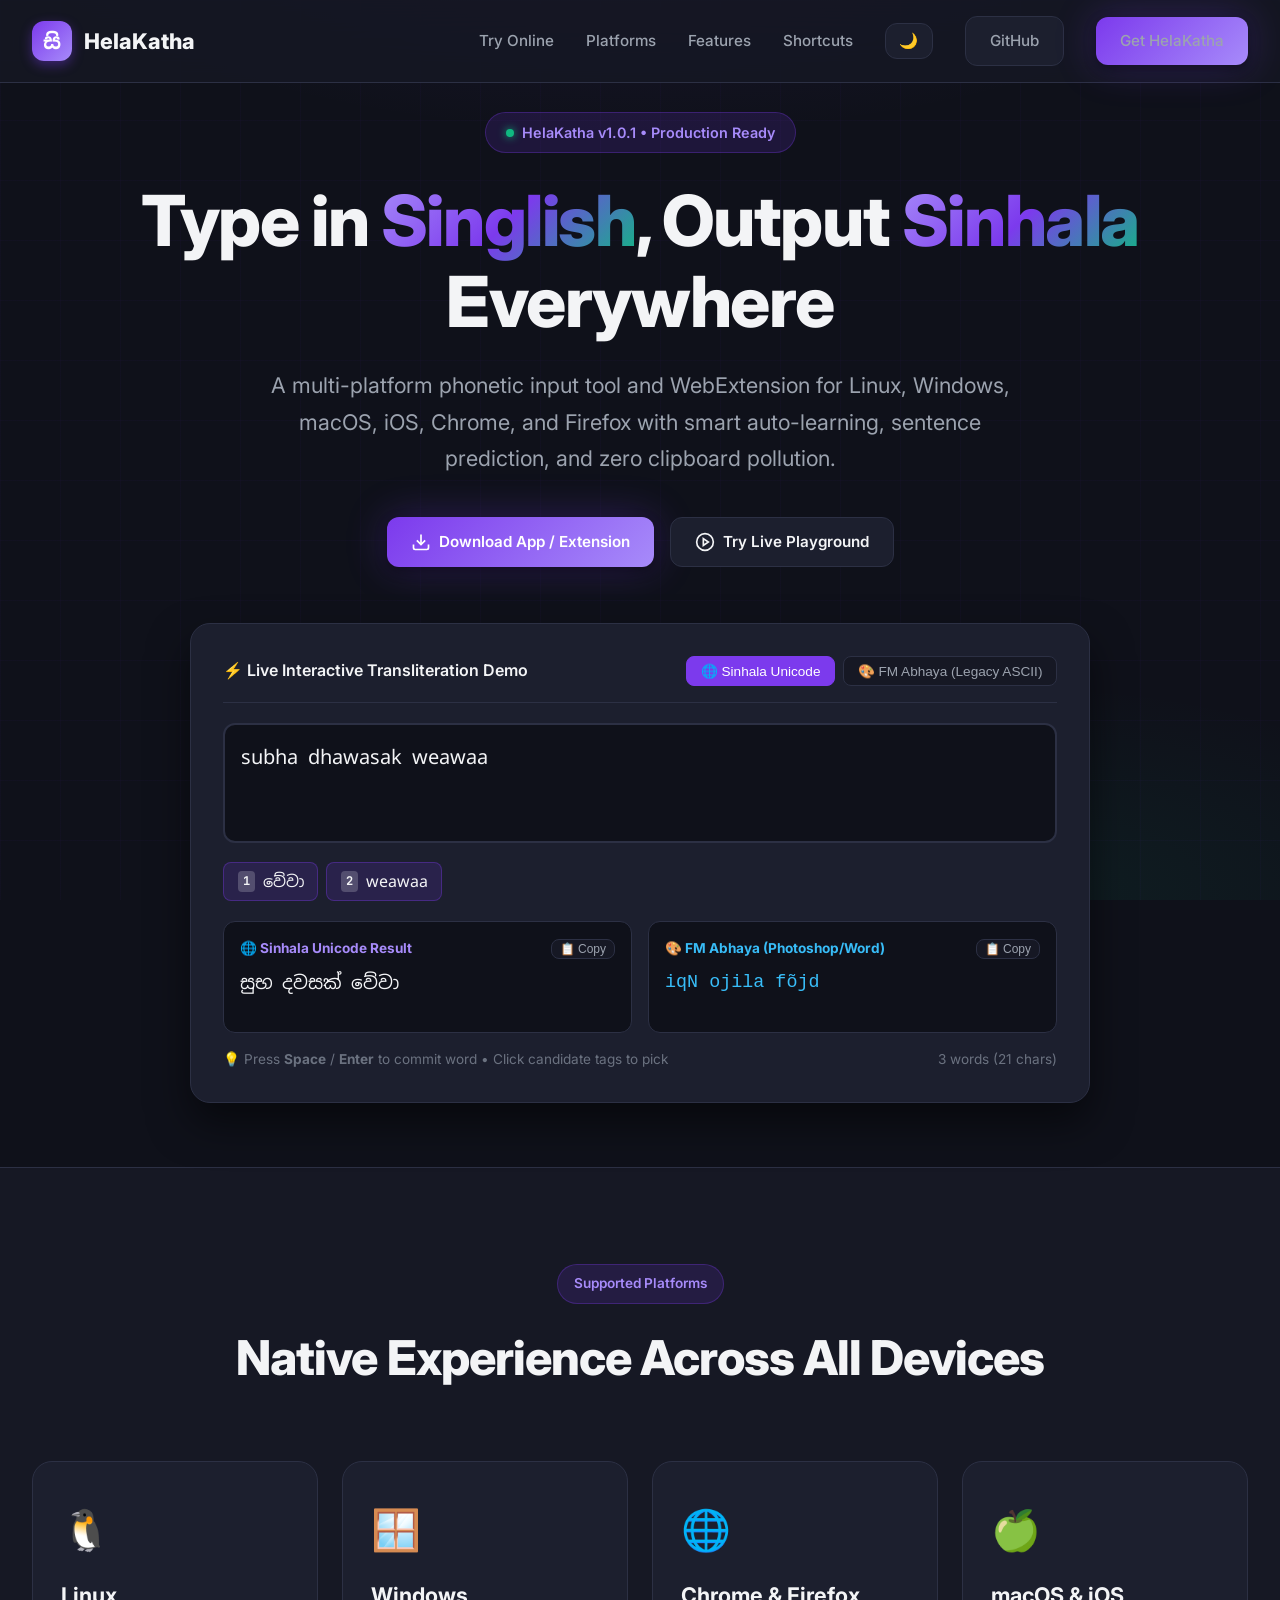
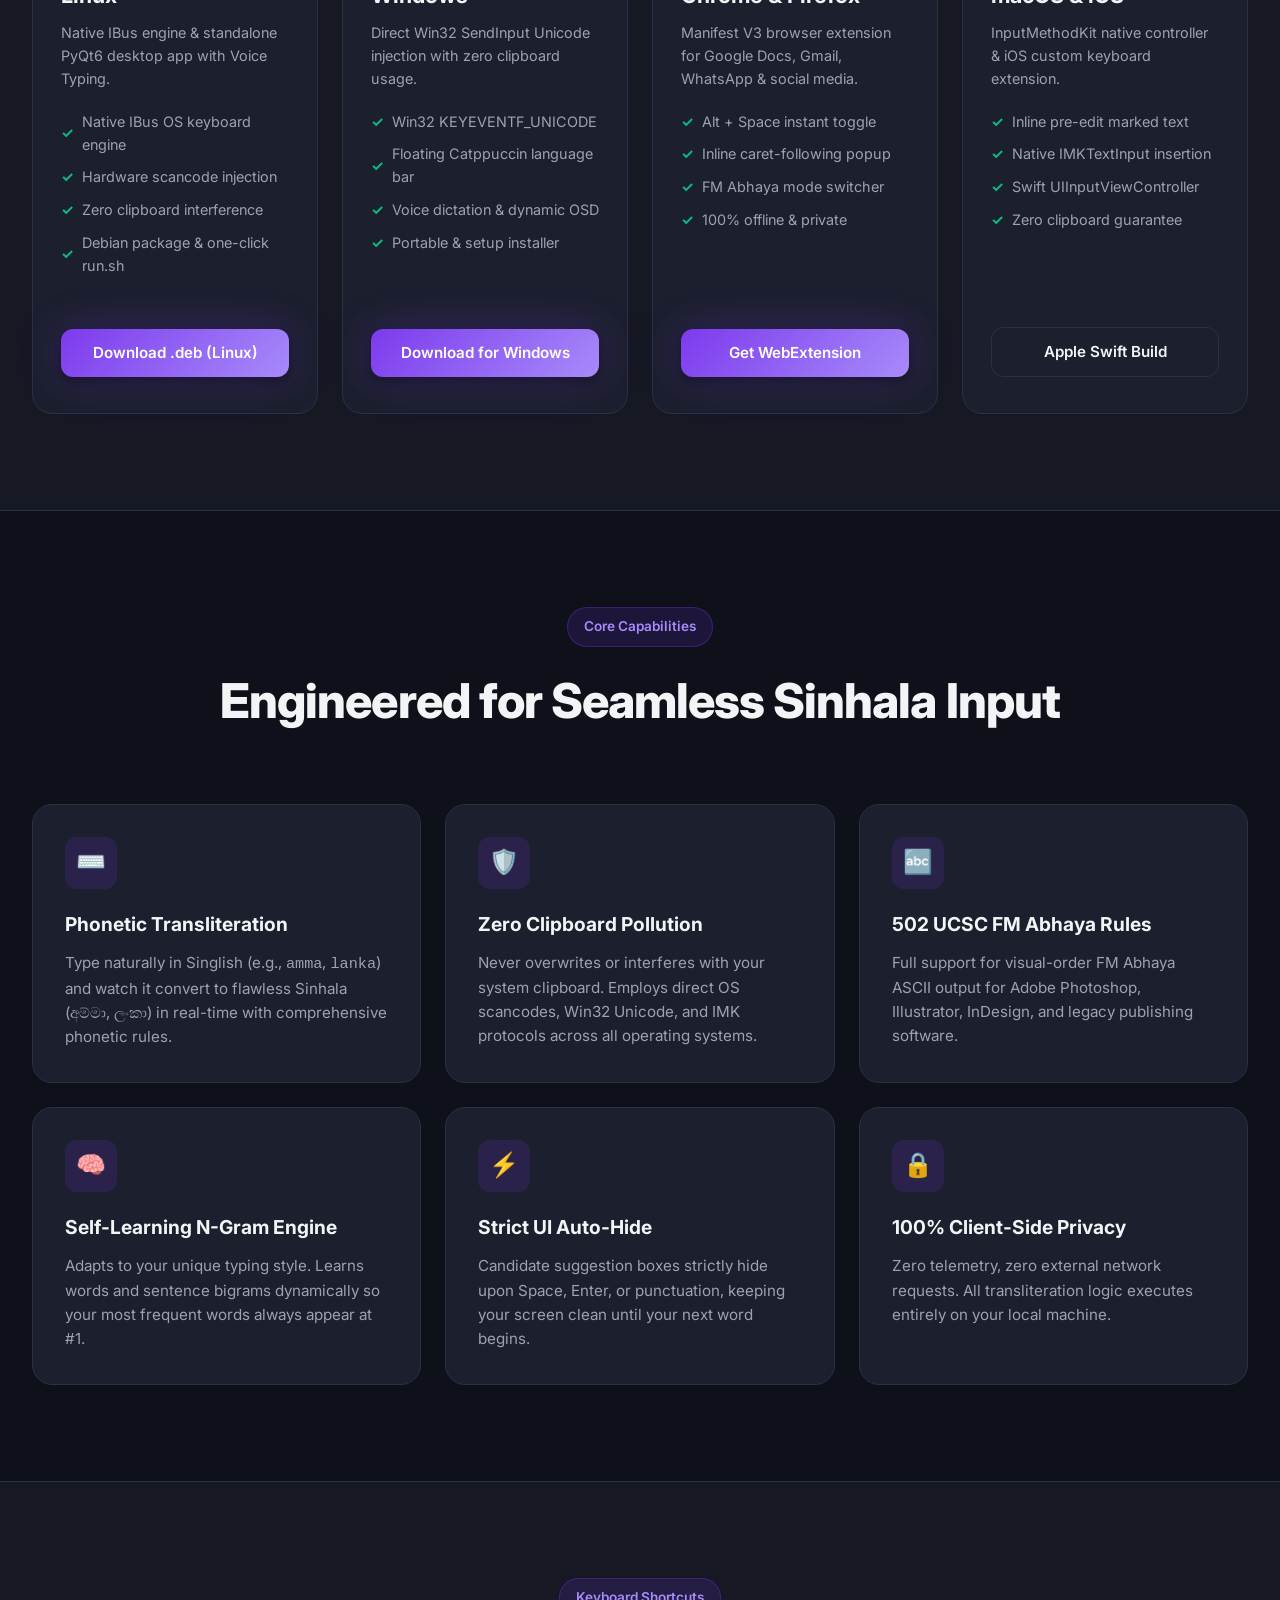
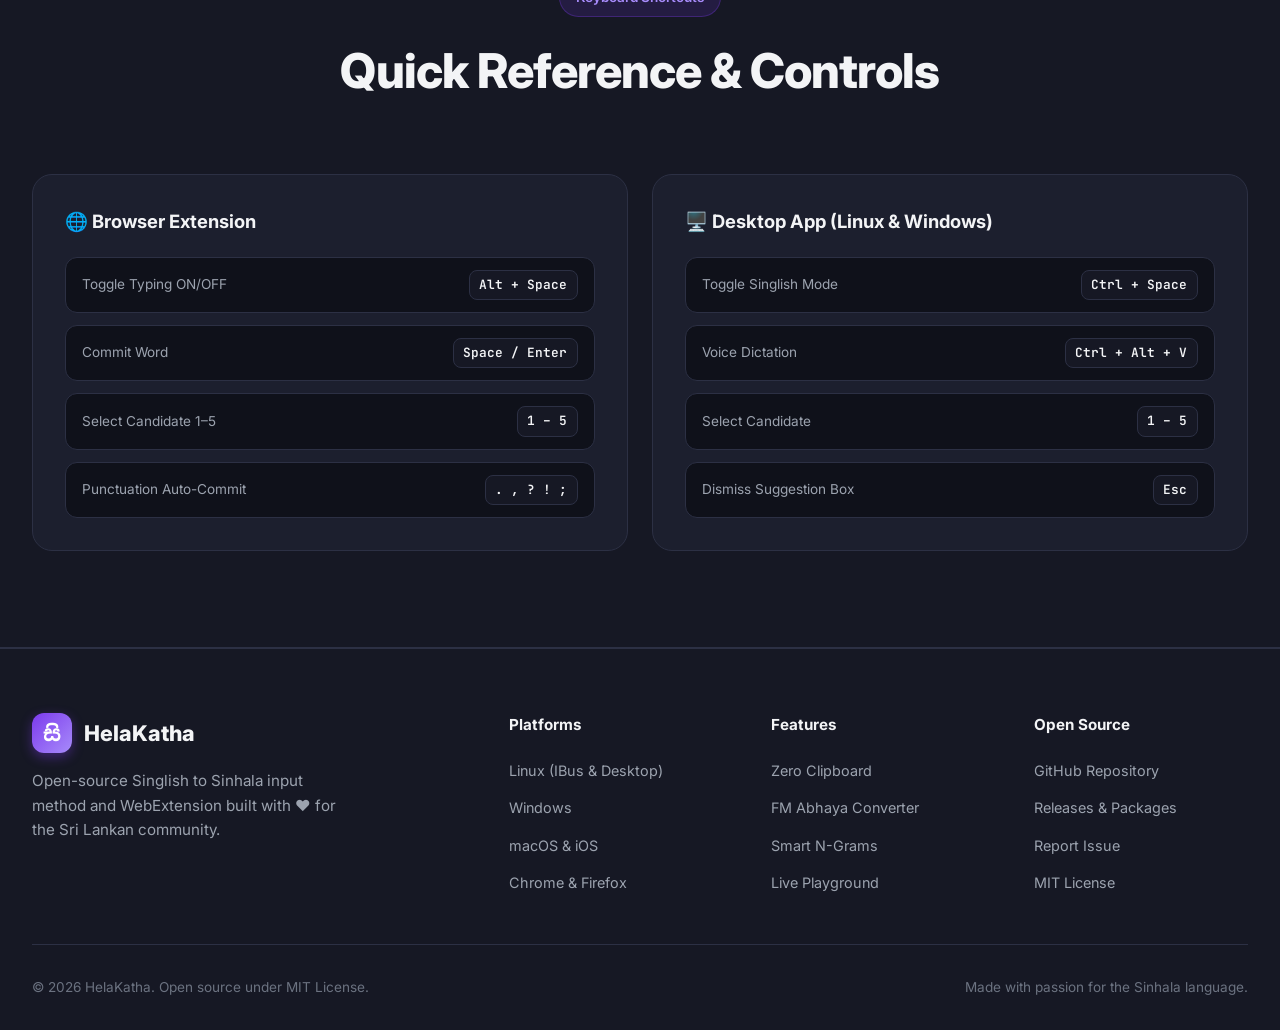
<file: index.html>
<!DOCTYPE html>
<html lang="en" data-theme="dark">
<head>
    <meta charset="UTF-8">
    <meta name="viewport" content="width=device-width, initial-scale=1.0">
    <meta name="description" content="HelaKatha - Professional Singlish to Sinhala Input Tool for Linux, Windows, macOS, iOS, Chrome, and Firefox. Type in Singlish, get beautiful Sinhala script instantly.">
    <meta name="theme-color" content="#7c3aed">
    <title>HelaKatha - Singlish to Sinhala Input Tool</title>
    <link rel="preconnect" href="https://fonts.googleapis.com">
    <link rel="preconnect" href="https://fonts.gstatic.com" crossorigin>
    <link href="https://fonts.googleapis.com/css2?family=Inter:wght@300;400;500;600;700;800&family=JetBrains+Mono:wght@400;500;600&family=Noto+Sans+Sinhala:wght@400;500;600;700&display=swap" rel="stylesheet">
    <link rel="icon" type="image/png" href="assets/icon48.png">
    <style>
        :root {
            --bg: #0f111a;
            --bg-elevated: #161824;
            --bg-card: #1c1f2e;
            --border: #2c3044;
            --fg: #f3f4f6;
            --fg-muted: #9ca3af;
            --fg-subtle: #6b7280;
            --accent: #7c3aed;
            --accent-glow: #a78bfa;
            --accent-soft: rgba(124, 58, 237, 0.15);
            --success: #10b981;
            --warning: #f59e0b;
            --danger: #ef4444;
            --radius-sm: 8px;
            --radius-md: 12px;
            --radius-lg: 20px;
            --shadow-sm: 0 1px 2px rgba(0,0,0,0.3);
            --shadow-md: 0 4px 12px rgba(0,0,0,0.4);
            --shadow-lg: 0 20px 40px rgba(0,0,0,0.5);
            --shadow-glow: 0 0 40px rgba(124, 58, 237, 0.3);
            --transition: 200ms cubic-bezier(0.4, 0, 0.2, 1);
        }

        html[data-theme="light"] {
            --bg: #f8fafc;
            --bg-elevated: #ffffff;
            --bg-card: #f1f5f9;
            --border: #e2e8f0;
            --fg: #0f172a;
            --fg-muted: #475569;
            --fg-subtle: #64748b;
            --accent: #6d28d9;
            --accent-glow: #7c3aed;
            --accent-soft: rgba(109, 40, 217, 0.12);
            --shadow-sm: 0 1px 2px rgba(0,0,0,0.05);
            --shadow-md: 0 4px 12px rgba(0,0,0,0.08);
            --shadow-lg: 0 20px 40px rgba(0,0,0,0.1);
            --shadow-glow: 0 0 40px rgba(109, 40, 217, 0.2);
        }

        * {
            margin: 0;
            padding: 0;
            box-sizing: border-box;
        }

        html {
            scroll-behavior: smooth;
        }

        body {
            font-family: 'Inter', -apple-system, BlinkMacSystemFont, 'Segoe UI', sans-serif;
            background: var(--bg);
            color: var(--fg);
            line-height: 1.6;
            overflow-x: hidden;
            transition: background var(--transition), color var(--transition);
        }

        /* Background Gradient Effects */
        .bg-gradient {
            position: fixed;
            inset: 0;
            background:
                radial-gradient(ellipse 80% 50% at 50% -20%, var(--accent-soft) 0%, transparent 70%),
                radial-gradient(ellipse 60% 40% at 80% 100%, rgba(16, 185, 129, 0.08) 0%, transparent 60%),
                var(--bg);
            z-index: -1;
            pointer-events: none;
        }

        .grid-pattern {
            position: fixed;
            inset: 0;
            background-image:
                linear-gradient(rgba(124, 58, 237, 0.03) 1px, transparent 1px),
                linear-gradient(90deg, rgba(124, 58, 237, 0.03) 1px, transparent 1px);
            background-size: 60px 60px;
            z-index: -1;
            pointer-events: none;
        }

        /* Navigation */
        nav {
            position: fixed;
            top: 0;
            left: 0;
            right: 0;
            z-index: 100;
            padding: 1rem 2rem;
            background: rgba(22, 24, 36, 0.85);
            backdrop-filter: blur(20px);
            -webkit-backdrop-filter: blur(20px);
            border-bottom: 1px solid var(--border);
        }

        html[data-theme="light"] nav {
            background: rgba(255, 255, 255, 0.85);
        }

        .nav-container {
            max-width: 1280px;
            margin: 0 auto;
            display: flex;
            align-items: center;
            justify-content: space-between;
        }

        .logo {
            display: flex;
            align-items: center;
            gap: 0.75rem;
            text-decoration: none;
            color: var(--fg);
            font-weight: 800;
            font-size: 1.35rem;
        }

        .logo-icon {
            width: 40px;
            height: 40px;
            background: linear-gradient(135deg, var(--accent), var(--accent-glow));
            border-radius: var(--radius-md);
            display: flex;
            align-items: center;
            justify-content: center;
            font-size: 1.3rem;
            color: #ffffff;
            font-family: 'Noto Sans Sinhala', sans-serif;
            font-weight: 700;
            box-shadow: 0 4px 12px rgba(124, 58, 237, 0.4);
        }

        .nav-links {
            display: flex;
            align-items: center;
            gap: 2rem;
            list-style: none;
        }

        .nav-links a {
            color: var(--fg-muted);
            text-decoration: none;
            font-weight: 500;
            font-size: 0.95rem;
            transition: color var(--transition);
            position: relative;
        }

        .nav-links a:hover {
            color: var(--fg);
        }

        .btn {
            display: inline-flex;
            align-items: center;
            justify-content: center;
            gap: 0.5rem;
            padding: 0.75rem 1.5rem;
            border-radius: var(--radius-md);
            font-weight: 600;
            font-size: 0.95rem;
            text-decoration: none;
            border: none;
            cursor: pointer;
            transition: all var(--transition);
            white-space: nowrap;
        }

        .btn-primary {
            background: linear-gradient(135deg, var(--accent), var(--accent-glow));
            color: white;
            box-shadow: var(--shadow-md), var(--shadow-glow);
        }

        .btn-primary:hover {
            transform: translateY(-2px);
            box-shadow: var(--shadow-lg), var(--shadow-glow);
        }

        .btn-secondary {
            background: var(--bg-card);
            color: var(--fg);
            border: 1px solid var(--border);
        }

        .btn-secondary:hover {
            background: var(--bg-elevated);
            border-color: var(--accent);
            transform: translateY(-2px);
        }

        /* Hero Section */
        .hero {
            min-height: 92vh;
            display: flex;
            align-items: center;
            justify-content: center;
            padding: 7rem 2rem 4rem;
            position: relative;
        }

        .hero-container {
            max-width: 1280px;
            width: 100%;
            text-align: center;
        }

        .hero-badge {
            display: inline-flex;
            align-items: center;
            gap: 0.5rem;
            padding: 0.5rem 1.25rem;
            background: var(--accent-soft);
            border: 1px solid rgba(124, 58, 237, 0.3);
            border-radius: 100px;
            font-size: 0.9rem;
            font-weight: 600;
            color: var(--accent-glow);
            margin-bottom: 1.75rem;
        }

        .hero-badge::before {
            content: '';
            width: 8px;
            height: 8px;
            background: var(--success);
            border-radius: 50%;
            box-shadow: 0 0 8px var(--success);
        }

        .hero h1 {
            font-size: clamp(2.5rem, 5.5vw, 4.5rem);
            font-weight: 800;
            line-height: 1.15;
            margin-bottom: 1.5rem;
            letter-spacing: -0.02em;
        }

        .hero h1 .highlight {
            background: linear-gradient(135deg, #a78bfa 0%, #7c3aed 50%, #10b981 100%);
            -webkit-background-clip: text;
            -webkit-text-fill-color: transparent;
            background-clip: text;
        }

        .hero p {
            font-size: clamp(1.1rem, 2vw, 1.35rem);
            color: var(--fg-muted);
            max-width: 760px;
            margin: 0 auto 2.5rem;
            line-height: 1.7;
        }

        .hero-actions {
            display: flex;
            gap: 1rem;
            justify-content: center;
            flex-wrap: wrap;
            margin-bottom: 3.5rem;
        }

        /* Interactive Web Playground */
        .playground-card {
            background: var(--bg-card);
            border: 1px solid var(--border);
            border-radius: var(--radius-lg);
            padding: 2rem;
            max-width: 900px;
            margin: 0 auto;
            box-shadow: var(--shadow-lg);
            text-align: left;
            position: relative;
        }

        .playground-header {
            display: flex;
            align-items: center;
            justify-content: space-between;
            margin-bottom: 1.25rem;
            padding-bottom: 1rem;
            border-bottom: 1px solid var(--border);
        }

        .playground-title {
            display: flex;
            align-items: center;
            gap: 0.5rem;
            font-weight: 600;
            font-size: 1rem;
            color: var(--fg);
        }

        .playground-modes {
            display: flex;
            gap: 0.5rem;
        }

        .mode-btn {
            padding: 0.35rem 0.85rem;
            border-radius: var(--radius-sm);
            background: var(--bg-elevated);
            border: 1px solid var(--border);
            color: var(--fg-muted);
            font-size: 0.85rem;
            cursor: pointer;
            font-weight: 500;
            transition: all var(--transition);
        }

        .mode-btn.active {
            background: var(--accent);
            color: #ffffff;
            border-color: var(--accent);
        }

        .playground-input-box {
            position: relative;
        }

        .playground-textarea {
            width: 100%;
            height: 120px;
            background: var(--bg);
            border: 2px solid var(--border);
            border-radius: var(--radius-md);
            padding: 1rem;
            color: var(--fg);
            font-family: 'Noto Sans Sinhala', 'Inter', sans-serif;
            font-size: 1.25rem;
            line-height: 1.6;
            outline: none;
            resize: none;
            transition: border-color var(--transition);
        }

        .playground-textarea:focus {
            border-color: var(--accent);
        }

        .interactive-candidates {
            display: flex;
            flex-wrap: wrap;
            gap: 0.5rem;
            margin-top: 0.75rem;
            min-height: 38px;
        }

        .candidate-tag {
            display: inline-flex;
            align-items: center;
            gap: 0.5rem;
            padding: 0.35rem 0.85rem;
            background: var(--accent-soft);
            border: 1px solid rgba(124, 58, 237, 0.35);
            border-radius: var(--radius-sm);
            font-family: 'Noto Sans Sinhala', sans-serif;
            font-size: 1rem;
            color: var(--fg);
            cursor: pointer;
            transition: all var(--transition);
        }

        .candidate-tag:hover {
            background: var(--accent);
            color: #ffffff;
            transform: translateY(-1px);
        }

        .candidate-tag .cand-num {
            font-size: 0.75rem;
            background: rgba(255, 255, 255, 0.2);
            padding: 1px 5px;
            border-radius: 4px;
            font-weight: 700;
            font-family: 'JetBrains Mono', monospace;
        }

        .playground-footer {
            display: flex;
            justify-content: space-between;
            align-items: center;
            margin-top: 1rem;
            font-size: 0.85rem;
            color: var(--fg-subtle);
        }

        /* Platforms Section */
        .platforms {
            padding: 6rem 2rem;
            background: var(--bg-elevated);
            border-top: 1px solid var(--border);
            border-bottom: 1px solid var(--border);
        }

        .section-container {
            max-width: 1280px;
            margin: 0 auto;
        }

        .section-header {
            text-align: center;
            margin-bottom: 4rem;
        }

        .section-label {
            display: inline-block;
            padding: 0.5rem 1rem;
            background: var(--accent-soft);
            border: 1px solid rgba(124, 58, 237, 0.3);
            border-radius: 100px;
            font-size: 0.85rem;
            font-weight: 600;
            color: var(--accent-glow);
            margin-bottom: 1rem;
        }

        .section-header h2 {
            font-size: clamp(2rem, 4vw, 3rem);
            font-weight: 800;
            letter-spacing: -0.02em;
        }

        .platforms-grid {
            display: grid;
            grid-template-columns: repeat(auto-fit, minmax(280px, 1fr));
            gap: 1.5rem;
        }

        .platform-card {
            background: var(--bg-card);
            border: 1px solid var(--border);
            border-radius: var(--radius-lg);
            padding: 2.25rem 1.75rem;
            display: flex;
            flex-direction: column;
            justify-content: space-between;
            transition: all var(--transition);
        }

        .platform-card:hover {
            border-color: var(--accent);
            transform: translateY(-4px);
            box-shadow: var(--shadow-lg);
        }

        .platform-top {
            margin-bottom: 1.5rem;
        }

        .platform-icon {
            font-size: 2.5rem;
            margin-bottom: 1rem;
        }

        .platform-card h3 {
            font-size: 1.35rem;
            font-weight: 700;
            margin-bottom: 0.5rem;
        }

        .platform-desc {
            color: var(--fg-muted);
            font-size: 0.9rem;
            margin-bottom: 1.25rem;
        }

        .platform-features {
            list-style: none;
            display: flex;
            flex-direction: column;
            gap: 0.6rem;
            font-size: 0.9rem;
            color: var(--fg-muted);
        }

        .platform-features li {
            display: flex;
            align-items: center;
            gap: 0.5rem;
        }

        .platform-features li::before {
            content: '✓';
            color: var(--success);
            font-weight: bold;
        }

        .platform-btn {
            margin-top: 1.75rem;
            width: 100%;
        }

        /* Features Section */
        .features {
            padding: 6rem 2rem;
        }

        .features-grid {
            display: grid;
            grid-template-columns: repeat(auto-fit, minmax(320px, 1fr));
            gap: 1.5rem;
        }

        .feature-card {
            background: var(--bg-card);
            border: 1px solid var(--border);
            border-radius: var(--radius-lg);
            padding: 2rem;
            transition: all var(--transition);
        }

        .feature-card:hover {
            border-color: var(--accent);
            transform: translateY(-3px);
            box-shadow: var(--shadow-md);
        }

        .feature-icon {
            width: 52px;
            height: 52px;
            background: var(--accent-soft);
            border-radius: var(--radius-md);
            display: flex;
            align-items: center;
            justify-content: center;
            margin-bottom: 1.25rem;
            font-size: 1.5rem;
        }

        .feature-card h3 {
            font-size: 1.2rem;
            font-weight: 700;
            margin-bottom: 0.75rem;
        }

        .feature-card p {
            color: var(--fg-muted);
            font-size: 0.95rem;
            line-height: 1.6;
        }

        /* Shortcuts Section */
        .shortcuts {
            padding: 6rem 2rem;
            background: var(--bg-elevated);
            border-top: 1px solid var(--border);
            border-bottom: 1px solid var(--border);
        }

        .shortcuts-grid {
            display: grid;
            grid-template-columns: repeat(auto-fit, minmax(320px, 1fr));
            gap: 1.5rem;
        }

        .shortcut-card {
            background: var(--bg-card);
            border: 1px solid var(--border);
            border-radius: var(--radius-lg);
            padding: 2rem;
        }

        .shortcut-card h3 {
            font-size: 1.15rem;
            margin-bottom: 1.25rem;
        }

        .shortcut-list {
            display: flex;
            flex-direction: column;
            gap: 0.75rem;
        }

        .shortcut-item {
            display: flex;
            align-items: center;
            justify-content: space-between;
            padding: 0.75rem 1rem;
            background: var(--bg);
            border: 1px solid var(--border);
            border-radius: var(--radius-md);
        }

        .key {
            padding: 0.25rem 0.6rem;
            background: var(--bg-elevated);
            border: 1px solid var(--border);
            border-radius: var(--radius-sm);
            font-family: 'JetBrains Mono', monospace;
            font-size: 0.8rem;
            font-weight: 600;
            color: var(--fg);
        }

        .shortcut-desc {
            font-size: 0.85rem;
            color: var(--fg-muted);
        }

        /* Footer */
        footer {
            padding: 4rem 2rem 2rem;
            background: var(--bg-elevated);
            border-top: 1px solid var(--border);
        }

        .footer-container {
            max-width: 1280px;
            margin: 0 auto;
            display: grid;
            grid-template-columns: 2fr 1fr 1fr 1fr;
            gap: 3rem;
            margin-bottom: 3rem;
        }

        .footer-brand p {
            color: var(--fg-muted);
            font-size: 0.95rem;
            margin-top: 1rem;
            max-width: 320px;
        }

        .footer-col h4 {
            font-size: 0.95rem;
            font-weight: 700;
            margin-bottom: 1.25rem;
        }

        .footer-col ul {
            list-style: none;
            display: flex;
            flex-direction: column;
            gap: 0.75rem;
        }

        .footer-col a {
            color: var(--fg-muted);
            text-decoration: none;
            font-size: 0.9rem;
            transition: color var(--transition);
        }

        .footer-col a:hover {
            color: var(--accent-glow);
        }

        .footer-bottom {
            max-width: 1280px;
            margin: 0 auto;
            padding-top: 2rem;
            border-top: 1px solid var(--border);
            display: flex;
            justify-content: space-between;
            align-items: center;
            font-size: 0.85rem;
            color: var(--fg-subtle);
        }

        @media (max-width: 768px) {
            .nav-links { display: none; }
            .footer-container { grid-template-columns: 1fr; gap: 2rem; }
            .footer-bottom { flex-direction: column; gap: 1rem; text-align: center; }
        }
    </style>
</head>
<body>
    <div class="bg-gradient"></div>
    <div class="grid-pattern"></div>

    <!-- Navigation -->
    <nav>
        <div class="nav-container">
            <a href="#" class="logo">
                <div class="logo-icon">සි</div>
                <span>HelaKatha</span>
            </a>
            <ul class="nav-links">
                <li><a href="#playground">Try Online</a></li>
                <li><a href="#platforms">Platforms</a></li>
                <li><a href="#features">Features</a></li>
                <li><a href="#shortcuts">Shortcuts</a></li>
                <li><button id="theme-toggle" class="btn btn-secondary" title="Toggle Light/Dark Theme" style="padding: 0.5rem 0.85rem;">🌙</button></li>
                <li><a href="https://github.com/dmudhitha/HelaKatha-Singlish-Sinhala-Input" target="_blank" class="btn btn-secondary">GitHub</a></li>
                <li><a href="#platforms" class="btn btn-primary">Get HelaKatha</a></li>
            </ul>
        </div>
    </nav>

    <!-- Hero Section -->
    <section class="hero" id="home">
        <div class="hero-container">
            <div class="hero-badge">HelaKatha v1.0.1 • Production Ready</div>
            <h1>Type in <span class="highlight">Singlish</span>, Output <span class="highlight">Sinhala</span> Everywhere</h1>
            <p>A multi-platform phonetic input tool and WebExtension for Linux, Windows, macOS, iOS, Chrome, and Firefox with smart auto-learning, sentence prediction, and zero clipboard pollution.</p>
            <div class="hero-actions">
                <a href="#platforms" class="btn btn-primary">
                    <svg width="20" height="20" viewBox="0 0 24 24" fill="none" stroke="currentColor" stroke-width="2"><path d="M21 15v4a2 2 0 0 1-2 2H5a2 2 0 0 1-2-2v-4"/><polyline points="7 10 12 15 17 10"/><line x1="12" y1="15" x2="12" y2="3"/></svg>
                    Download App / Extension
                </a>
                <a href="#playground" class="btn btn-secondary">
                    <svg width="20" height="20" viewBox="0 0 24 24" fill="none" stroke="currentColor" stroke-width="2"><circle cx="12" cy="12" r="10"/><polygon points="10 8 16 12 10 16 10 8"/></svg>
                    Try Live Playground
                </a>
            </div>

                        <!-- Interactive Live Playground -->
            <div class="playground-card" id="playground">
                <div class="playground-header">
                    <div class="playground-title">
                        <span>⚡ Live Interactive Transliteration Demo</span>
                    </div>
                    <div class="playground-modes">
                        <button class="mode-btn active" id="btn-mode-unicode">🌐 Sinhala Unicode</button>
                        <button class="mode-btn" id="btn-mode-fm">🎨 FM Abhaya (Legacy ASCII)</button>
                    </div>
                </div>
                <div class="playground-input-box">
                    <textarea class="playground-textarea" id="live-input" placeholder="Type in Singlish here (e.g. 'amma', 'kohomada', 'subha dawasak', 'sri lanka')..."></textarea>
                    <div class="interactive-candidates" id="candidate-bar">
                        <span class="candidate-tag"><span class="cand-num">1</span> අම්මා</span>
                        <span class="candidate-tag"><span class="cand-num">2</span> අම්ම</span>
                    </div>
                </div>

                <!-- Dual Output Real-time Cards -->
                <div class="dual-output-grid" style="display:grid; grid-template-columns:repeat(auto-fit, minmax(260px, 1fr)); gap:1rem; margin-top:1.25rem;">
                    <div class="output-box" style="background:var(--bg); border:1px solid var(--border); border-radius:var(--radius-md); padding:1rem;">
                        <div style="display:flex; justify-content:space-between; align-items:center; margin-bottom:0.5rem;">
                            <strong style="font-size:0.85rem; color:var(--accent-glow);">🌐 Sinhala Unicode Result</strong>
                            <button id="copy-uni-btn" class="mode-btn" style="font-size:0.75rem; padding:2px 8px;">📋 Copy</button>
                        </div>
                        <div id="uni-result" style="font-family:'Noto Sans Sinhala', sans-serif; font-size:1.15rem; min-height:48px; color:var(--fg); word-break:break-word;">අම්මා</div>
                    </div>

                    <div class="output-box" style="background:var(--bg); border:1px solid var(--border); border-radius:var(--radius-md); padding:1rem;">
                        <div style="display:flex; justify-content:space-between; align-items:center; margin-bottom:0.5rem;">
                            <strong style="font-size:0.85rem; color:#38bdf8;">🎨 FM Abhaya (Photoshop/Word)</strong>
                            <button id="copy-fm-btn" class="mode-btn" style="font-size:0.75rem; padding:2px 8px;">📋 Copy</button>
                        </div>
                        <div id="fm-result" style="font-family:monospace; font-size:1.15rem; min-height:48px; color:#38bdf8; word-break:break-word;">wïud</div>
                    </div>
                </div>

                <div class="playground-footer" style="margin-top:1rem;">
                    <span>💡 Press <strong>Space</strong> / <strong>Enter</strong> to commit word • Click candidate tags to pick</span>
                    <span id="char-counter">0 words</span>
                </div>
            </div>
        </div>
    </section>

    <!-- Platforms Section -->
    <section class="platforms" id="platforms">
        <div class="section-container">
            <div class="section-header">
                <span class="section-label">Supported Platforms</span>
                <h2>Native Experience Across All Devices</h2>
            </div>
            <div class="platforms-grid">
                <!-- Linux -->
                <article class="platform-card">
                    <div class="platform-top">
                        <div class="platform-icon">🐧</div>
                        <h3>Linux</h3>
                        <p class="platform-desc">Native IBus engine & standalone PyQt6 desktop app with Voice Typing.</p>
                        <ul class="platform-features">
                            <li>Native IBus OS keyboard engine</li>
                            <li>Hardware scancode injection</li>
                            <li>Zero clipboard interference</li>
                            <li>Debian package & one-click run.sh</li>
                        </ul>
                    </div>
                    <a href="https://github.com/dmudhitha/HelaKatha-Singlish-Sinhala-Input/releases" target="_blank" class="btn btn-primary platform-btn">Download .deb (Linux)</a>
                </article>

                <!-- Windows -->
                <article class="platform-card">
                    <div class="platform-top">
                        <div class="platform-icon">🪟</div>
                        <h3>Windows</h3>
                        <p class="platform-desc">Direct Win32 SendInput Unicode injection with zero clipboard usage.</p>
                        <ul class="platform-features">
                            <li>Win32 KEYEVENTF_UNICODE</li>
                            <li>Floating Catppuccin language bar</li>
                            <li>Voice dictation & dynamic OSD</li>
                            <li>Portable & setup installer</li>
                        </ul>
                    </div>
                    <a href="https://github.com/dmudhitha/HelaKatha-Singlish-Sinhala-Input/releases" target="_blank" class="btn btn-primary platform-btn">Download for Windows</a>
                </article>

                <!-- WebExtension -->
                <article class="platform-card">
                    <div class="platform-top">
                        <div class="platform-icon">🌐</div>
                        <h3>Chrome & Firefox</h3>
                        <p class="platform-desc">Manifest V3 browser extension for Google Docs, Gmail, WhatsApp & social media.</p>
                        <ul class="platform-features">
                            <li>Alt + Space instant toggle</li>
                            <li>Inline caret-following popup</li>
                            <li>FM Abhaya mode switcher</li>
                            <li>100% offline & private</li>
                        </ul>
                    </div>
                    <a href="https://github.com/dmudhitha/HelaKatha-Singlish-Sinhala-Input/tree/main/extension-chrome" target="_blank" class="btn btn-primary platform-btn">Get WebExtension</a>
                </article>

                <!-- Apple macOS & iOS -->
                <article class="platform-card">
                    <div class="platform-top">
                        <div class="platform-icon">🍏</div>
                        <h3>macOS & iOS</h3>
                        <p class="platform-desc">InputMethodKit native controller & iOS custom keyboard extension.</p>
                        <ul class="platform-features">
                            <li>Inline pre-edit marked text</li>
                            <li>Native IMKTextInput insertion</li>
                            <li>Swift UIInputViewController</li>
                            <li>Zero clipboard guarantee</li>
                        </ul>
                    </div>
                    <a href="https://github.com/dmudhitha/HelaKatha-Singlish-Sinhala-Input/tree/main/apple" target="_blank" class="btn btn-secondary platform-btn">Apple Swift Build</a>
                </article>
            </div>
        </div>
    </section>

    <!-- Features Section -->
    <section class="features" id="features">
        <div class="section-container">
            <div class="section-header">
                <span class="section-label">Core Capabilities</span>
                <h2>Engineered for Seamless Sinhala Input</h2>
            </div>
            <div class="features-grid">
                <article class="feature-card">
                    <div class="feature-icon">⌨️</div>
                    <h3>Phonetic Transliteration</h3>
                    <p>Type naturally in Singlish (e.g., <code>amma</code>, <code>lanka</code>) and watch it convert to flawless Sinhala (අම්මා, ලංකා) in real-time with comprehensive phonetic rules.</p>
                </article>
                <article class="feature-card">
                    <div class="feature-icon">🛡️</div>
                    <h3>Zero Clipboard Pollution</h3>
                    <p>Never overwrites or interferes with your system clipboard. Employs direct OS scancodes, Win32 Unicode, and IMK protocols across all operating systems.</p>
                </article>
                <article class="feature-card">
                    <div class="feature-icon">🔤</div>
                    <h3>502 UCSC FM Abhaya Rules</h3>
                    <p>Full support for visual-order FM Abhaya ASCII output for Adobe Photoshop, Illustrator, InDesign, and legacy publishing software.</p>
                </article>
                <article class="feature-card">
                    <div class="feature-icon">🧠</div>
                    <h3>Self-Learning N-Gram Engine</h3>
                    <p>Adapts to your unique typing style. Learns words and sentence bigrams dynamically so your most frequent words always appear at #1.</p>
                </article>
                <article class="feature-card">
                    <div class="feature-icon">⚡</div>
                    <h3>Strict UI Auto-Hide</h3>
                    <p>Candidate suggestion boxes strictly hide upon Space, Enter, or punctuation, keeping your screen clean until your next word begins.</p>
                </article>
                <article class="feature-card">
                    <div class="feature-icon">🔒</div>
                    <h3>100% Client-Side Privacy</h3>
                    <p>Zero telemetry, zero external network requests. All transliteration logic executes entirely on your local machine.</p>
                </article>
            </div>
        </div>
    </section>

    <!-- Shortcuts Section -->
    <section class="shortcuts" id="shortcuts">
        <div class="section-container">
            <div class="section-header">
                <span class="section-label">Keyboard Shortcuts</span>
                <h2>Quick Reference & Controls</h2>
            </div>
            <div class="shortcuts-grid">
                <article class="shortcut-card">
                    <h3>🌐 Browser Extension</h3>
                    <div class="shortcut-list">
                        <div class="shortcut-item">
                            <span class="shortcut-desc">Toggle Typing ON/OFF</span>
                            <span class="key">Alt + Space</span>
                        </div>
                        <div class="shortcut-item">
                            <span class="shortcut-desc">Commit Word</span>
                            <span class="key">Space / Enter</span>
                        </div>
                        <div class="shortcut-item">
                            <span class="shortcut-desc">Select Candidate 1–5</span>
                            <span class="key">1 – 5</span>
                        </div>
                        <div class="shortcut-item">
                            <span class="shortcut-desc">Punctuation Auto-Commit</span>
                            <span class="key">. , ? ! ;</span>
                        </div>
                    </div>
                </article>
                <article class="shortcut-card">
                    <h3>🖥️ Desktop App (Linux & Windows)</h3>
                    <div class="shortcut-list">
                        <div class="shortcut-item">
                            <span class="shortcut-desc">Toggle Singlish Mode</span>
                            <span class="key">Ctrl + Space</span>
                        </div>
                        <div class="shortcut-item">
                            <span class="shortcut-desc">Voice Dictation</span>
                            <span class="key">Ctrl + Alt + V</span>
                        </div>
                        <div class="shortcut-item">
                            <span class="shortcut-desc">Select Candidate</span>
                            <span class="key">1 – 5</span>
                        </div>
                        <div class="shortcut-item">
                            <span class="shortcut-desc">Dismiss Suggestion Box</span>
                            <span class="key">Esc</span>
                        </div>
                    </div>
                </article>
            </div>
        </div>
    </section>

    <!-- Footer -->
    <footer>
        <div class="footer-container">
            <div class="footer-brand">
                <a href="#" class="logo">
                    <div class="logo-icon">සි</div>
                    <span>HelaKatha</span>
                </a>
                <p>Open-source Singlish to Sinhala input method and WebExtension built with ❤️ for the Sri Lankan community.</p>
            </div>
            <div class="footer-col">
                <h4>Platforms</h4>
                <ul>
                    <li><a href="#platforms">Linux (IBus & Desktop)</a></li>
                    <li><a href="#platforms">Windows</a></li>
                    <li><a href="#platforms">macOS & iOS</a></li>
                    <li><a href="#platforms">Chrome & Firefox</a></li>
                </ul>
            </div>
            <div class="footer-col">
                <h4>Features</h4>
                <ul>
                    <li><a href="#features">Zero Clipboard</a></li>
                    <li><a href="#features">FM Abhaya Converter</a></li>
                    <li><a href="#features">Smart N-Grams</a></li>
                    <li><a href="#playground">Live Playground</a></li>
                </ul>
            </div>
            <div class="footer-col">
                <h4>Open Source</h4>
                <ul>
                    <li><a href="https://github.com/dmudhitha/HelaKatha-Singlish-Sinhala-Input" target="_blank">GitHub Repository</a></li>
                    <li><a href="https://github.com/dmudhitha/HelaKatha-Singlish-Sinhala-Input/releases" target="_blank">Releases & Packages</a></li>
                    <li><a href="https://github.com/dmudhitha/HelaKatha-Singlish-Sinhala-Input/issues" target="_blank">Report Issue</a></li>
                    <li><a href="https://github.com/dmudhitha/HelaKatha-Singlish-Sinhala-Input/blob/main/LICENSE" target="_blank">MIT License</a></li>
                </ul>
            </div>
        </div>
        <div class="footer-bottom">
            <p>© <script>document.write(new Date().getFullYear())</script> HelaKatha. Open source under MIT License.</p>
            <p>Made with passion for the Sinhala language.</p>
        </div>
    </footer>

    
    <!-- Embedded High-Performance Transliteration & FM Abhaya Engine -->
    <script>
/**
 * HelaKatha WebExtension Transliteration Core
 * High-performance Singlish to Sinhala Transliteration Engine in JavaScript
 */

function escapeRegExp(string) {
    return string.replace(/[.*+?^${}()|[\]\\]/g, '\\$&');
}

const SINHALA_SPELLING_CORRECTIONS = {
  "කරුනා": "කරුණා",
  "කරුනාව": "කරුණාව",
  "ප්‍රස්නය": "ප්‍රශ්නය",
  "පිලිතුර": "පිළිතුර",
  "පිලිතුරු": "පිළිතුරු",
  "ස්තූති": "ස්තුතියි",
  "බොහෝම": "බොහොම",
  "විසේස": "විශේෂ",
  "ප්‍රර්තනා": "ප්‍රාර්ථනා",
  "ප්‍රර්ථනා": "ප්‍රාර්ථනා",
  "උදව්": "උදවු"
};

const EMOJI_DICTIONARY = {
  "smi": [
    "😊",
    "😄",
    "😀",
    "🙂"
  ],
  "hea": [
    "❤️",
    "💖",
    "💙",
    "💔"
  ],
  "lk": [
    "🇱🇰",
    " সিংহ",
    "ලංකාව"
  ],
  "ok": [
    "👍",
    "👌",
    "✅"
  ],
  "no": [
    "❌",
    "👎",
    "🚫"
  ],
  "con": [
    "🎉",
    "🎊",
    "🎈"
  ],
  "wav": [
    "👋",
    "✋",
    "🤚"
  ],
  "laa": [
    "😂",
    "🤣",
    "😆"
  ],
  "sad": [
    "😢",
    "😭",
    "😞",
    "😔"
  ],
  "fir": [
    "🔥",
    "💥",
    "⚡"
  ],
  "cop": [
    "💻",
    "🖥️",
    "⌨️"
  ],
  "pho": [
    "📱",
    "📞",
    "☎️"
  ]
};

const DEFAULT_DICTIONARY = {
  "amma": [
    "අම්මා",
    "අම්ම",
    "අම්මලා"
  ],
  "oyaa": [
    "ඔයා",
    "ඔයාලා",
    "ඔයාට"
  ],
  "oya": [
    "ඔයා",
    "ඔයාලා",
    "ඔයාට"
  ],
  "lanka": [
    "ලංකා",
    "ලංකාව",
    "ලංකාවේ"
  ],
  "srilanka": [
    "ශ්‍රී ලංකා",
    "ශ්‍රී ලංකාව"
  ],
  "gama": [
    "ගම",
    "ගමක්",
    "ගම්"
  ],
  "maga": [
    "මග",
    "මඟ",
    "මඟක්"
  ],
  "sthuthi": [
    "ස්තූතියි",
    "ස්තූති"
  ],
  "isthuthi": [
    "ස්තූතියි",
    "ස්තූති"
  ],
  "subha": [
    "සුබ",
    "සුභ",
    "සුබපැතුම්"
  ],
  "suwada": [
    "සුවඳ",
    "සුවඳක්"
  ],
  "karuna": [
    "කරුණාකර",
    "කරුණාව"
  ],
  "oba": [
    "ඔබ",
    "ඔබට",
    "ඔබගේ",
    "ඔබ සැමට"
  ],
  "mage": [
    "මගේ",
    "මගෙන්"
  ],
  "weda": [
    "වැඩ",
    "වැඩක්",
    "වැඩ කරනවා"
  ],
  "honda": [
    "හොඳ",
    "හොඳයි",
    "හොඳින්"
  ],
  "hoda": [
    "හොඳ",
    "හොඳයි",
    "හොඳින්"
  ],
  "hodin": [
    "හොඳින්",
    "හොඳ"
  ],
  "hondin": [
    "හොඳින්",
    "හොඳ"
  ],
  "kohomada": [
    "කොහොමද"
  ],
  "sathutu": [
    "සතුටු",
    "සතුටුයි"
  ],
  "subhapathum": [
    "සුබ පැතුම්",
    "සුභ පැතුම්"
  ],
  "sinhala": [
    "සිංහල",
    "සිංහලෙන්"
  ],
  "singlish": [
    "සිංග්ලිෂ්",
    "සිංග්ලිශ්"
  ],
  "dawas": [
    "දවස",
    "දවස්",
    "දින"
  ],
  "yana": [
    "යන",
    "යන්න",
    "යනවා"
  ],
  "karanna": [
    "කරන්න",
    "කරනවා",
    "කරමු"
  ],
  "wenna": [
    "වෙන්න",
    "වෙනවා",
    "වුණා"
  ],
  "epaa": [
    "එපා"
  ],
  "epa": [
    "එපා"
  ],
  "hari": [
    "හරි",
    "හරියට",
    "හරිම"
  ],
  "eka": [
    "එක",
    "එකක්",
    "එකඟයි"
  ],
  "mokada": [
    "මොකද",
    "මොකක්ද"
  ],
  "monada": [
    "මොනවාද",
    "මොනවා",
    "මොකද"
  ],
  "naha": [
    "නැහැ",
    "නෑ"
  ],
  "na": [
    "නෑ",
    "නැහැ"
  ],
  "api": [
    "අපි",
    "අපිට",
    "අපේ"
  ],
  "heki": [
    "හැකි",
    "හැකියාව"
  ],
  "hema": [
    "හැම",
    "හැමෝම",
    "හැමදාම"
  ],
  "kala": [
    "කාලය",
    "කළා",
    "කරලා"
  ],
  "puluwan": [
    "පුළුවන්",
    "පුළුවනි"
  ]
};

const FM_ABHAYA_RULES = [[",", "￦"], ["\\.", "�"], ["\\(", "￫"], ["\\)", "￩"], ["%", "ￕ"], ["–", "ￔ"], ["\\?", "ￓ"], ["!", "ￒ"], ["\\=", "ￏ"], ["\\'", "ￎ"], ["\\+", "ￍ"], ["\\:", "ￌ"], ["\\÷", "ￋ"], ["\\;", "ﾶ"], ["ත්‍රෛ", "ff;%"], ["ශෛ", "ffY"], ["චෛ", "ffp"], ["ජෛ", "ffc"], ["කෛ", "ffl"], ["මෛ", "ffu"], ["පෛ", "ffm"], ["දෛ", "ffo"], ["තෛ", "ff;"], ["නෛ", "ffk"], ["ධෛ", "ffO"], ["වෛ", "ffj"], ["ප්‍රෞ", "fm%!"], ["ෂ්‍යෝ", "fIHda"], ["ඡ්‍යෝ", "fPHda"], ["ඪ්‍යෝ", "fVHda"], ["ඝ්‍යෝ", "f>Hda"], ["ඛ්‍යෝ", "fLHda"], ["ළ්‍යෝ", "f<Hda"], ["ඵ්‍යෝ", "fMHda"], ["ඨ්‍යෝ", "fGHda"], ["ශ්‍යෝ", "fYHda"], ["ක්‍ෂ්‍යෝ", "fÌHda"], ["බ්‍යෝ", "fnHda"], ["ච්‍යෝ", "fpHda"], ["ඩ්‍යෝ", "fâHda"], ["ෆ්‍යෝ", "f*Hda"], ["ග්‍යෝ", "f.Hda"], ["ජ්‍යෝ", "fcHda"], ["ක්‍යෝ", "flHda"], ["ල්‍යෝ", "f,Hda"], ["ම්‍යෝ", "fuHda"], ["න්‍යෝ", "fkHda"], ["ප්‍යෝ", "fmHda"], ["ද්‍යෝ", "foHda"], ["ස්‍යෝ", "fiHda"], ["ට්‍යෝ", "fgHda"], ["ව්‍යෝ", "fjHda"], ["ත්‍යෝ", "f;Hda"], ["භ්‍යෝ", "fNHda"], ["ධ්‍යෝ", "fOHda"], ["ථ්‍යෝ", "f:Hda"], ["ෂ්‍යො", "fIHd"], ["ශ්‍යො", "fYHd"], ["ඛ්‍යො", "fLHd"], ["ක්‍ෂ්‍යො", "fÌHd"], ["බ්‍යො", "fnHd"], ["ව්‍යො", "fjHd"], ["ඩ්‍යො", "fvHd"], ["ෆ්‍යො", "f*Hd"], ["ග්‍යො", "f.Hd"], ["ජ්‍යො", "fcHd"], ["ක්‍යො", "flHd"], ["ම්‍යො", "fuHd"], ["ප්‍යො", "fmHd"], ["ද්‍යො", "foHd"], ["ස්‍යො", "fiHd"], ["ට්‍යො", "fgHd"], ["ව්‍යො", "fjHd"], ["ත්‍යො", "f;Hd"], ["ඛ්‍යෙ", "fLH"], ["ක්‍ෂ්යෙ", "fÌH"], ["බ්‍යෙ", "fnH"], ["ඩ්‍යෙ", "fvH"], ["ෆ්‍යෙ", "f*H"], ["ග්‍යෙ", "f.H"], ["ජ්‍යෙ", "fcH"], ["ක්‍යෙ", "flH"], ["ම්‍යෙ", "fuH"], ["ප්‍යෙ", "fmH"], ["ද්‍යෙ", "foH"], ["ස්‍යෙ", "fiH"], ["ට්‍යෙ", "fgH"], ["ව්‍යෙ", "fjH"], ["ත්‍යෙ", "f;H"], ["භ්‍යෙ", "fNH"], ["ධ්‍යෙ", "fOH"], ["ථ්‍යෙ", "f:H"], ["ෂ්‍රෝ", "fI%da"], ["ඝ්‍රෝ", "f>%da"], ["ශ්‍රෝ", "fY%da"], ["ක්‍ෂ්‍රෝ", "fÌ%da"], ["බ්‍රෝ", "fn%da"], ["ඩ්‍රෝ", "fv%da"], ["ෆ්‍රෝ", "f*%da"], ["ග්‍රෝ", "f.%da"], ["ක්‍රෝ", "fl%da"], ["ප්‍රෝ", "fm%da"], ["ද්‍රෝ", "føda"], ["ස්‍රෝ", "fi%da"], ["ට්‍රෝ", "fg%da"], ["ත්‍රෝ", "f;%da"], ["ශ්‍රො", "fY%d"], ["ඩ්‍රො", "fv%d"], ["ෆ්‍රො", "f*%d"], ["ග්‍රො", "f.%d"], ["ක්‍රො", "fl%d"], ["ප්‍රො", "fm%d"], ["ද්‍රො", "fød"], ["ස්‍රො", "fi%d"], ["ට්‍රො", "fg%d"], ["ත්‍රො", "f;%d"], ["ශ්‍රේ", "fYa%"], ["බ්‍රේ", "fí%"], ["ඩ්‍රේ", "fâ%"], ["ෆ්‍රේ", "f*a%"], ["ග්‍රේ", "f.a%"], ["ක්‍රේ", "fla%"], ["ප්‍රේ", "fma%"], ["ද්‍රේ", "føa"], ["ස්‍රේ", "fia%"], ["ත්‍රේ", "f;a%"], ["ධ්‍රේ", "fè%"], ["ෂ්‍රෙ", "fI%"], ["ශ්‍රෙ", "fY%"], ["බ්‍රෙ", "fn%"], ["ෆ්‍රෙ", "f*%"], ["ග්‍රෙ", "f.%"], ["ක්‍රෙ", "fl%"], ["ප්‍රෙ", "fm%"], ["ද්‍රෙ", "fø"], ["ස්‍රෙ", "fi%"], ["ත්‍රෙ", "f;%"], ["භ්‍රෙ", "fN%"], ["ධ්‍රෙ", "fO%"], ["්‍ය", "H"], ["්‍ර", "%"], ["ෂෞ", "fI!"], ["ඡෞ", "fP!"], ["ශෞ", "fY!"], ["බෞ", "fn!"], ["චෞ", "fp!"], ["ඩෞ", "fv!"], ["ෆෞ", "f*!"], ["ගෞ", "f.!"], ["ජෞ", "fc!"], ["කෞ", "fl!"], ["ලෞ", "f,!"], ["මෞ", "fu!"], ["නෞ", "fk!"], ["පෞ", "fm!"], ["දෞ", "fo!"], ["රෞ", "fr!"], ["සෞ", "fi!"], ["ටෞ", "fg!"], ["තෞ", "f;!"], ["භෞ", "fN!"], ["ඤෞ", "f[!"], ["ෂෝ", "fIda"], ["ඹෝ", "fUda"], ["ඡෝ", "fPda"], ["ඪෝ", "fVda"], ["ඝෝ", "f>da"], ["ඛෝ", "fLda"], ["ළෝ", "f<da"], ["ඟෝ", "fÛda"], ["ණෝ", "fKda"], ["ඵෝ", "fMda"], ["ඨෝ", "fGda"], ["ඬෝ", "fËda"], ["ශෝ", "fYda"], ["ඥෝ", "f{da"], ["ඳෝ", "f|da"], ["ක්‍ෂෝ", "fÌda"], ["බෝ", "fnda"], ["චෝ", "fpda"], ["ඩෝ", "fvda"], ["ෆෝ", "f*da"], ["ගෝ", "f.da"], ["හෝ", "fyda"], ["ජෝ", "fcda"], ["කෝ", "flda"], ["ලෝ", "f,da"], ["මෝ", "fuda"], ["නෝ", "fkda"], ["පෝ", "fmda"], ["දෝ", "foda"], ["රෝ", "frda"], ["සෝ", "fida"], ["ටෝ", "fgda"], ["වෝ", "fjda"], ["තෝ", "f;da"], ["භෝ", "fNda"], ["යෝ", "fhda"], ["ඤෝ", "f[da"], ["ධෝ", "fOda"], ["ථෝ", "f:da"], ["ෂො", "fId"], ["ඹො", "fUd"], ["ඡො", "fPd"], ["ඪො", "fVd"], ["ඝො", "f>d"], ["ඛො", "fLd"], ["ළො", "f<d"], ["ඟො", "fÕd"], ["ණො", "fKd"], ["ඵො", "fMd"], ["ඨො", "fGd"], ["ඬො", "fËd"], ["ශො", "fYd"], ["ඥො", "f{d"], ["ඳො", "f|d"], ["ක්‍ෂො", "fÌd"], ["බො", "fnd"], ["චො", "fpd"], ["ඩො", "fvd"], ["ෆො", "f*d"], ["ගො", "f.d"], ["හො", "fyd"], ["ජො", "fcd"], ["කො", "fld"], ["ලො", "f,d"], ["මො", "fud"], ["නො", "fkd"], ["පො", "fmd"], ["දො", "fod"], ["රො", "frd"], ["සො", "fid"], ["ටො", "fgd"], ["වො", "fjd"], ["තො", "f;d"], ["භො", "fNd"], ["යො", "fhd"], ["ඤො", "f[d"], ["ධො", "fOd"], ["ථො", "f:d"], ["ෂේ", "fIa"], ["ඹේ", "fò"], ["ඡේ", "fþ"], ["ඪේ", "f\\\\a"], ["ඝේ", "f>a"], ["ඛේ", "fÄ"], ["ළේ", "f<a"], ["ඟේ", "fÛa"], ["ණේ", "fKa"], ["ඵේ", "fMa"], ["ඨේ", "fGa"], ["ඬේ", "få"], ["ශේ", "fYa"], ["ඥේ", "f{a"], ["ඳේ", "f|a"], ["ක්‍ෂේ", "fÌa"], ["බේ", "fí"], ["චේ", "fÉ"], ["ඩේ", "fâ"], ["ෆේ", "f*"], ["ගේ", "f.a"], ["හේ", "fya"], ["පේ", "fma"], ["කේ", "fla"], ["ලේ", "f,a"], ["මේ", "fï"], ["නේ", "fka"], ["ජේ", "f–"], ["දේ", "foa"], ["රේ", "f¾"], ["සේ", "fia"], ["ටේ", "fÜ"], ["වේ", "fõ"], ["තේ", "f;a"], ["භේ", "fNa"], ["යේ", "fha"], ["ඤේ", "f[a"], ["ධේ", "fè"], ["ථේ", "f:a"], ["ෂෙ", "fI"], ["ඹෙ", "fU"], ["ඓ", "ft"], ["ඡෙ", "fP"], ["ඪෙ", "fV"], ["ඝෙ", "f>"], ["ඛෙ", "fn"], ["ළෙ", "f<"], ["ඟෙ", "fÛ"], ["ණෙ", "fK"], ["ඵෙ", "fM"], ["ඨෙ", "fG"], ["ඬෙ", "fË"], ["ශෙ", "fY"], ["ඥෙ", "f{"], ["ඳෙ", "fË"], ["ක්‍ෂෙ", "fÌ"], ["බෙ", "fn"], ["චෙ", "fp"], ["ඩෙ", "fv"], ["ෆෙ", "f*"], ["ගෙ", "f."], ["හෙ", "fy"], ["ජෙ", "fc"], ["කෙ", "fl"], ["ලෙ", "f,"], ["මෙ", "fu"], ["නෙ", "fk"], ["පෙ", "fm"], ["දෙ", "fo"], ["රෙ", "fr"], ["සෙ", "fi"], ["ටෙ", "fg"], ["වෙ", "fj"], ["තෙ", "f;"], ["භෙ", "fN"], ["යෙ", "fh"], ["ඤෙ", "f["], ["ධෙ", "fO"], ["ථෙ", "f:"], ["තු", ";="], ["ගු", ".="], ["කු", "l="], ["තූ", ";+"], ["ගූ", ".+"], ["කූ", "l+"], ["රු", "re"], ["රූ", "rE"], ["ආ", "wd"], ["ඇ", "we"], ["ඈ", "wE"], ["ඌ", "W!"], ["ඖ", "T!"], ["ඒ", "ta"], ["ඕ", "´"], ["ඳි", "¢"], ["ඳී", "£"], ["දූ", "¥"], ["දී", "§"], ["ලූ", "¨"], ["ර්‍ය", "©"], ["ඳූ", "ª"], ["ර්", "¾"], ["ඨි", "À"], ["ඨී", "Á"], ["ඡී", "Â"], ["ඛ්", "Ä"], ["ඛි", "Å"], ["ලු", "Æ"], ["ඛී", "Ç"], ["දි", "È"], ["ච්", "É"], ["ජ්", "Ê"], ["රී", "Í"], ["ඪී", "Î"], ["ඪී", "Ð,"], ["චි", "Ñ"], ["ථී", "Ò"], ["ථී", "Ó"], ["ජී", "Ô"], ["චී", "Ö"], ["ඞ්", "Ù"], ["ඵී", "Ú"], ["ට්", "Ü"], ["ඵි", "Ý"], ["රි", "ß"], ["ටී", "à"], ["ටි", "á"], ["ඩ්", "â"], ["ඩී", "ã"], ["ඩි", "ä"], ["ඬ්", "å"], ["ඬි", "ç"], ["ධ්", "è"], ["ඬී", "é"], ["ධි", "ê"], ["ධී", "ë"], ["බි", "ì"], ["බ්", "í"], ["බී", "î"], ["ම්", "ï"], ["ජි", "ð"], ["මි", "ñ"], ["ඹ්", "ò"], ["මී", "ó"], ["ඹි", "ô"], ["ව්", "õ"], ["ඹී", "ö"], ["ඳු", "÷"], ["ද්‍ර", "ø"], ["වී", "ù"], ["වි", "ú"], ["ඞ්", "û"], ["ඞී", "ü"], ["ඡි", "ý"], ["ඡ්", "þ"], ["දු", "ÿ"], ["ජ්", "–"], ["ර්‍ණ", "“"], ["ණී", "”"], ["ජී", "„"], ["ඡි", "‰"], ["ඩි", ""], ["ඤු", "™"], ["ග", "."], ["ළු", "¿"], ["ෂ", "I"], ["ං", "x"], ["ඃ", "#"], ["ඹ", "U"], ["ඡ", "P"], ["ඪ", "V"], ["ඝ", ">"], ["ඊ", "B"], ["ඣ", "CO"], ["ඛ", "L"], ["ළ", "<"], ["ඟ", "Û"], ["ණ", "K"], ["ඵ", "M"], ["ඨ", "G"], ["ඃ", "#"], ["\\\"", ","], ["\\)", "&"], [":", "("], ["-", ")"], ["ෆ", "*"], ["ල", ","], ["-", "-"], ["රැ", "/"], ["ථ", ":"], ["ත", ";"], ["ළ", "<"], ["ඝ", ">"], ["රෑ", "?"], ["ඊ", "B"], ["ක‍", "C"], ["‍ෘ", "D"], ["ෑ", "E"], ["ත‍", "F"], ["ඨ", "G"], ["්‍ය", "H"], ["ෂ", "I"], ["න‍", "J"], ["ණ", "K"], ["ඛ", "L"], ["ඵ", "M"], ["භ", "N"], ["ධ", "O"], ["ඡ", "P"], ["ඍ", "R"], ["ඔ", "T"], ["ඹ", "U"], ["ඪ", "V"], ["උ", "W"], ["ශ", "Y"], ["ඤ", "["], ["ඉ", "b"], ["ජ", "c"], ["ට", "g"], ["ය", "h"], ["ස", "i"], ["ව", "j"], ["න", "k"], ["ක", "l"], ["ප", "m"], ["බ", "n"], ["ද", "o"], ["ච", "p"], ["ර", "r"], ["එ", "t"], ["ම", "u"], ["ඩ", "v"], ["අ", "w"], ["හ", "y"], ["ඥ", "{"], ["ඳ", "|"], ["ක්‍ෂ", "Ì"], ["ැ", "e"], ["ෑ", "E"], ["ෙ", "f"], ["ු", "q"], ["ි", "s"], ["ූ", "Q"], ["ී", "S"], ["ෘ", "D"], ["ෲ", "DD"], ["ෟ", "!"], ["ා", "d"], ["්", "a"], ["�", "'"], ["￫", "^"], ["￩", "&"], ["ￔ", ")"], ["ￓ", "@"], ["ￒ", "`"], ["ￏ", "}"], ["ￎ", "~"], ["\\ￍ", "¤"], ["\\ￌ", "•"], ["\\ￊ", "›"], ["\\ﾶ", "∙"], ["ￕ", "]"]];

class TransliterationEngine {
    constructor() {
        this.vowels = [
            ['oo', 'ඌ', 'ූ'],
            ['o)', 'ඕ', 'ෝ'],
            ['oe', 'ඕ', 'ෝ'],
            ['aa', 'ආ', 'ා'],
            ['a)', 'ආ', 'ා'],
            ['Aa', 'ඈ', 'ෑ'],
            ['A)', 'ඈ', 'ෑ'],
            ['ae', 'ඈ', 'ෑ'],
            ['ii', 'ඊ', 'ී'],
            ['i)', 'ඊ', 'ී'],
            ['ie', 'ඊ', 'ී'],
            ['ee', 'ඊ', 'ී'],
            ['ea', 'ඒ', 'ේ'],
            ['e)', 'ඒ', 'ේ'],
            ['ei', 'ඒ', 'ේ'],
            ['uu', 'ඌ', 'ූ'],
            ['u)', 'ඌ', 'ූ'],
            ['au', 'ඖ', 'ෞ'],
            ['/a', 'ඇ', 'ැ'],
            ['/\\a', 'ඇ', 'ැ'],
            ['a', 'අ', ''],
            ['A', 'ඇ', 'ැ'],
            ['i', 'ඉ', 'ි'],
            ['e', 'එ', 'ෙ'],
            ['u', 'උ', 'ු'],
            ['o', 'ඔ', 'ො'],
            ['I', 'ඓ', 'ෛ']
        ];

        this.special_consonants = [
            ['x', 'ං'],
            ['\\h', 'ඃ'],
            ['\\N', 'ඞ'],
            ['\\R', 'ඍ'],
            ['R', 'ර්\u200D'],
            ['\\r', 'ර්\u200D']
        ];

        this.consonants = [
            ['zd', 'ඬ'],
            ['zdh', 'ඳ'],
            ['zg', 'ඟ'],
            ['Th', 'ථ'],
            ['Dh', 'ධ'],
            ['gh', 'ඝ'],
            ['Ch', 'ඡ'],
            ['ph', 'ඵ'],
            ['bh', 'භ'],
            ['sh', 'ශ'],
            ['Sh', 'ෂ'],
            ['GN', 'ඥ'],
            ['KN', 'ඤ'],
            ['Lu', 'ළු'],
            ['dh', 'ද'],
            ['ch', 'ච'],
            ['kh', 'ඛ'],
            ['th', 'ත'],
            ['t', 'ට'],
            ['k', 'ක'],
            ['d', 'ඩ'],
            ['n', 'න'],
            ['p', 'ප'],
            ['b', 'බ'],
            ['m', 'ම'],
            ['\\y', '‍ය'],
            ['Y', '‍ය'],
            ['y', 'ය'],
            ['j', 'ජ'],
            ['l', 'ල'],
            ['v', 'ව'],
            ['w', 'ව'],
            ['s', 'ස'],
            ['h', 'හ'],
            ['N', 'ණ'],
            ['L', 'ළ'],
            ['K', 'ඛ'],
            ['G', 'ඝ'],
            ['T', 'ඨ'],
            ['D', 'ඪ'],
            ['P', 'ඵ'],
            ['B', 'ඹ'],
            ['f', 'ෆ'],
            ['q', 'ඣ'],
            ['g', 'ග'],
            ['r', 'ර']
        ];

        this.special_chars = [
            ['ruu', 'ෲ'],
            ['ru', 'ෘ']
        ];

        this.dictionary = Object.assign({}, DEFAULT_DICTIONARY);
        this.user_dictionary = {};
        this.bigram_dictionary = {};
        this.macros = {
            'brb': 'Be right back!',
            'omw': 'On my way!',
            'thx': 'ස්තූතියි!',
            'hwru': 'කොහොමද ඔයාට?',
            'gmg': 'සුබ උදෑසනක්!',
            'gn8': 'සුබ රාත්‍රියක්!'
        };

        this.loadUserData();
    }

    loadUserData() {
        if (typeof chrome !== 'undefined' && chrome.storage && chrome.storage.local) {
            chrome.storage.local.get(['user_dict', 'bigram_dict', 'macros'], (res) => {
                if (res.user_dict) this.user_dictionary = res.user_dict;
                if (res.bigram_dict) this.bigram_dictionary = res.bigram_dict;
                if (res.macros) this.macros = Object.assign(this.macros, res.macros);
            });
        }
    }

    saveUserData() {
        if (typeof chrome !== 'undefined' && chrome.storage && chrome.storage.local) {
            chrome.storage.local.set({
                user_dict: this.user_dictionary,
                bigram_dict: this.bigram_dictionary,
                macros: this.macros
            });
        }
    }

    learn_word(typed_text, chosen_word) {
        if (!typed_text || !chosen_word) return;
        const clean = typed_text.trim().toLowerCase();
        if (!this.user_dictionary[clean]) {
            this.user_dictionary[clean] = {};
        }
        this.user_dictionary[clean][chosen_word] = (this.user_dictionary[clean][chosen_word] || 0) + 1;
        this.saveUserData();
    }

    learn_bigram(prev_word, curr_word) {
        if (!prev_word || !curr_word) return;
        const p = prev_word.trim();
        const c = curr_word.trim();
        if (!this.bigram_dictionary[p]) {
            this.bigram_dictionary[p] = {};
        }
        this.bigram_dictionary[p][c] = (this.bigram_dictionary[p][c] || 0) + 1;
        this.saveUserData();
    }

    get_predictions(prev_word) {
        if (!prev_word) return [];
        const p = prev_word.trim();
        const matches = this.bigram_dictionary[p] || {};
        const sorted = Object.keys(matches).sort((a, b) => matches[b] - matches[a]);
        return sorted.slice(0, 5);
    }

    transliterate(text) {
        if (!text) return '';

        let result = text;

        // 1. Special characters
        for (const [pattern, repl] of this.special_chars) {
            const regex = new RegExp(escapeRegExp(pattern), 'g');
            result = result.replace(regex, repl);
        }

        // 2. Special consonants
        for (const [pattern, repl] of this.special_consonants) {
            const regex = new RegExp(escapeRegExp(pattern), 'g');
            result = result.replace(regex, repl);
        }

        // 3. Consonants + Vowels combination
        for (const [con, con_uni] of this.consonants) {
            for (const [vow, vow_uni, vow_mod] of this.vowels) {
                const pattern = con + vow;
                const repl = con_uni + vow_mod;
                const regex = new RegExp(escapeRegExp(pattern), 'g');
                result = result.replace(regex, repl);
            }
        }

        // 4. Standalone Consonants -> Add hal/virama (්)
        for (const [con, con_uni] of this.consonants) {
            const regex = new RegExp(escapeRegExp(con), 'g');
            result = result.replace(regex, con_uni + '්');
        }

        // 5. Standalone Vowels
        for (const [vow, vow_uni, vow_mod] of this.vowels) {
            const regex = new RegExp(escapeRegExp(vow), 'g');
            result = result.replace(regex, vow_uni);
        }

        // 6. Spelling Corrections
        for (const [wrong, right] of Object.entries(SINHALA_SPELLING_CORRECTIONS)) {
            if (result.includes(wrong)) {
                result = result.replace(new RegExp(escapeRegExp(wrong), 'g'), right);
            }
        }

        return result;
    }

    get_candidates(text, clipboard_text = '') {
        if (!text) return [];

        const candidates = [];
        const clean_text = text.trim().toLowerCase();

        // Macro expansion
        if (clean_text in this.macros) {
            let expanded = this.macros[clean_text];
            const now = new Date();
            expanded = expanded.replace(/\[date\]/g, now.toISOString().slice(0, 10));
            expanded = expanded.replace(/\[time\]/g, now.toTimeString().slice(0, 5));
            if (clipboard_text) expanded = expanded.replace(/\[clip\]/g, clipboard_text);
            candidates.push(expanded);
        }

        // Emoji lookup
        if (clean_text in EMOJI_DICTIONARY) {
            for (const emo of EMOJI_DICTIONARY[clean_text]) {
                if (!candidates.includes(emo)) candidates.push(emo);
            }
        }

        // Direct transliteration
        const direct_trans = this.transliterate(text);
        if (!candidates.includes(direct_trans)) {
            candidates.push(direct_trans);
        }

        // User learned matches
        const user_matches = this.user_dictionary[clean_text] || {};
        const sorted_user = Object.keys(user_matches).sort((a, b) => user_matches[b] - user_matches[a]);
        for (const m of sorted_user) {
            if (!candidates.includes(m)) candidates.push(m);
        }

        // Default dictionary matches
        const dict_matches = this.dictionary[clean_text] || [];
        for (const m of dict_matches) {
            if (!candidates.includes(m)) candidates.push(m);
        }

        // Prefix matches
        if (candidates.length < 4) {
            for (const [key, val] of Object.entries(this.dictionary)) {
                if (candidates.length >= 4) break;
                if (key.startsWith(clean_text) && key !== clean_text) {
                    for (const m of val) {
                        if (!candidates.includes(m) && candidates.length < 4) {
                            candidates.push(m);
                        }
                    }
                }
            }
        }

        // Raw text at index 4 if list is full
        if (!candidates.includes(text)) {
            if (candidates.length >= 5) {
                candidates[4] = text;
            } else {
                candidates.push(text);
            }
        }

        return candidates.slice(0, 5);
    }
}

function unicode_to_fm_abhaya(text) {
    if (!text) return '';
    let result = text;
    for (let i = 0; i < FM_ABHAYA_RULES.length; i++) {
        const pattern = FM_ABHAYA_RULES[i][0];
        const replacement = FM_ABHAYA_RULES[i][1];
        try {
            const regex = new RegExp(pattern, 'g');
            result = result.replace(regex, replacement);
        } catch (e) {
            result = result.split(pattern).join(replacement);
        }
    }
    return result;
}

if (typeof module !== 'undefined' && module.exports) {
    module.exports = { TransliterationEngine, unicode_to_fm_abhaya };
}


        (function() {
            // Theme Toggle
            const themeBtn = document.getElementById('theme-toggle');
            const htmlEl = document.documentElement;

            themeBtn.addEventListener('click', () => {
                const isDark = htmlEl.getAttribute('data-theme') === 'dark';
                const next = isDark ? 'light' : 'dark';
                htmlEl.setAttribute('data-theme', next);
                themeBtn.textContent = isDark ? '☀️' : '🌙';
            });

            // Live Playground Controller
            const inputEl = document.getElementById('live-input');
            const candBar = document.getElementById('candidate-bar');
            const counterEl = document.getElementById('char-counter');
            const uniResultEl = document.getElementById('uni-result');
            const fmResultEl = document.getElementById('fm-result');
            const btnUni = document.getElementById('btn-mode-unicode');
            const btnFm = document.getElementById('btn-mode-fm');
            const copyUniBtn = document.getElementById('copy-uni-btn');
            const copyFmBtn = document.getElementById('copy-fm-btn');

            let isFmMode = false;
            const engine = new TransliterationEngine();

            btnUni.addEventListener('click', () => {
                isFmMode = false;
                btnUni.classList.add('active');
                btnFm.classList.remove('active');
                updatePlayground();
            });

            btnFm.addEventListener('click', () => {
                isFmMode = true;
                btnFm.classList.add('active');
                btnUni.classList.remove('active');
                updatePlayground();
            });

            copyUniBtn.addEventListener('click', () => {
                navigator.clipboard.writeText(uniResultEl.textContent || '');
                copyUniBtn.textContent = '✓ Copied!';
                setTimeout(() => copyUniBtn.textContent = '📋 Copy', 1500);
            });

            copyFmBtn.addEventListener('click', () => {
                navigator.clipboard.writeText(fmResultEl.textContent || '');
                copyFmBtn.textContent = '✓ Copied!';
                setTimeout(() => copyFmBtn.textContent = '📋 Copy', 1500);
            });

            function transliterateFullText(text) {
                if (!text) return { uni: '', fm: '' };
                const words = text.split(/(\s+|[.,?!;]+)/);
                let fullUni = '';
                for (const part of words) {
                    if (part.trim() && /[a-zA-Z]/.test(part)) {
                        const cand = engine.get_candidates(part);
                        fullUni += cand.length > 0 ? cand[0] : engine.transliterate(part);
                    } else {
                        fullUni += part;
                    }
                }
                const fullFm = unicode_to_fm_abhaya(fullUni);
                return { uni: fullUni, fm: fullFm };
            }

            function updatePlayground() {
                const text = inputEl.value;
                const words = text.trim() ? text.trim().split(/\s+/) : [];
                counterEl.textContent = `${words.length} words (${text.length} chars)`;

                const converted = transliterateFullText(text);
                uniResultEl.textContent = converted.uni || '(Start typing in Singlish above...)';
                fmResultEl.textContent = converted.fm || '(FM Abhaya ASCII will appear here...)';

                if (!text) {
                    candBar.innerHTML = '<span style="color:var(--fg-subtle); font-size:0.9rem;">Type Singlish above to see suggestions...</span>';
                    return;
                }

                // Get last active word
                const lastWord = words.length > 0 ? words[words.length - 1] : '';
                const candidates = engine.get_candidates(lastWord);

                candBar.innerHTML = '';
                candidates.forEach((cand, idx) => {
                    const fmCand = unicode_to_fm_abhaya(cand);
                    const displayLabel = isFmMode ? `${cand} ➔ ${fmCand}` : cand;
                    const commitVal = isFmMode ? fmCand : cand;

                    const tag = document.createElement('span');
                    tag.className = 'candidate-tag';
                    tag.innerHTML = `<span class="cand-num">${idx + 1}</span> ${displayLabel}`;
                    tag.addEventListener('click', () => {
                        words[words.length - 1] = commitVal;
                        inputEl.value = words.join(' ') + ' ';
                        inputEl.focus();
                        updatePlayground();
                    });
                    candBar.appendChild(tag);
                });
            }

            inputEl.addEventListener('input', updatePlayground);
            inputEl.addEventListener('keydown', (e) => {
                if (e.key === ' ' || e.key === 'Enter') {
                    const text = inputEl.value;
                    const words = text.trim().split(/\s+/);
                    if (words.length > 0) {
                        const last = words[words.length - 1];
                        if (/[a-zA-Z]/.test(last)) {
                            const candidates = engine.get_candidates(last);
                            if (candidates.length > 0) {
                                const commitVal = isFmMode ? unicode_to_fm_abhaya(candidates[0]) : candidates[0];
                                words[words.length - 1] = commitVal;
                                inputEl.value = words.join(' ') + (e.key === ' ' ? ' ' : '\n');
                                e.preventDefault();
                                updatePlayground();
                            }
                        }
                    }
                }
            });

            // Initialize with sample
            inputEl.value = 'subha dhawasak weawaa';
            updatePlayground();
        })();
    </script>
</body>
</html>
</file>
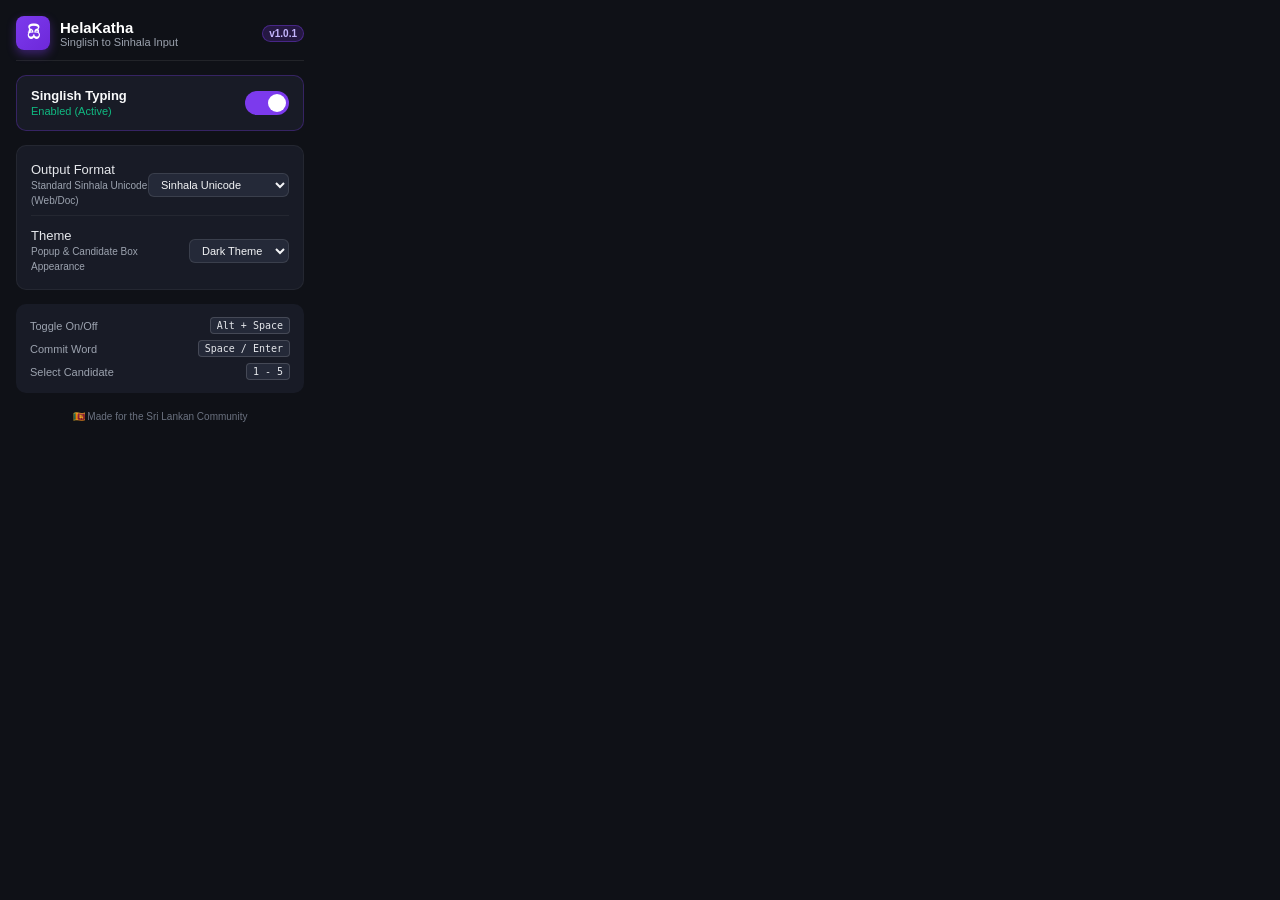
<file: extension-chrome/popup.html>
<!DOCTYPE html>
<html lang="en">
<head>
  <meta charset="UTF-8">
  <meta name="viewport" content="width=device-width, initial-scale=1.0">
  <title>HelaKatha Settings</title>
  <link rel="stylesheet" href="popup.css">
</head>
<body>
  <div class="header">
    <div class="logo">
      <span class="icon">සි</span>
      <div class="titles">
        <h2>HelaKatha</h2>
        <p>Singlish to Sinhala Input</p>
      </div>
    </div>
    <span class="badge">v1.0.1</span>
  </div>

  <div class="toggle-card">
    <div class="toggle-label">
      <strong>Singlish Typing</strong>
      <span id="status-text">Enabled (Active)</span>
    </div>
    <label class="switch">
      <input type="checkbox" id="toggle-enabled" checked>
      <span class="slider"></span>
    </label>
  </div>

  <div class="section">
    <div class="setting-item">
      <div class="setting-info">
        <span>Output Format</span>
        <small id="mode-desc">Standard Sinhala Unicode (Web/Doc)</small>
      </div>
      <select id="mode-select">
        <option value="unicode">Sinhala Unicode</option>
        <option value="fm_abhaya">FM Abhaya (Legacy)</option>
      </select>
    </div>

    <div class="setting-item">
      <div class="setting-info">
        <span>Theme</span>
        <small>Popup & Candidate Box Appearance</small>
      </div>
      <select id="theme-select">
        <option value="dark">Dark Theme</option>
        <option value="light">Light Theme</option>
      </select>
    </div>
  </div>

  <div class="shortcuts-card">
    <div class="shortcut-row">
      <span>Toggle On/Off</span>
      <kbd>Alt + Space</kbd>
    </div>
    <div class="shortcut-row">
      <span>Commit Word</span>
      <kbd>Space / Enter</kbd>
    </div>
    <div class="shortcut-row">
      <span>Select Candidate</span>
      <kbd>1 - 5</kbd>
    </div>
  </div>

  <div class="footer">
    <span>🇱🇰 Made for the Sri Lankan Community</span>
  </div>

  <script src="popup.js"></script>
</body>
</html>
</file>
<file: extension-chrome/popup.css>
* {
  box-sizing: border-box;
  margin: 0;
  padding: 0;
  font-family: -apple-system, BlinkMacSystemFont, 'Segoe UI', Roboto, Helvetica, Arial, sans-serif;
}

body {
  width: 320px;
  background: #0f1117;
  color: #f3f4f6;
  padding: 16px;
  font-size: 13px;
  transition: background 0.2s ease, color 0.2s ease;
}

body.light-theme {
  background: #f9fafb;
  color: #111827;
}

.header {
  display: flex;
  align-items: center;
  justify-content: space-between;
  margin-bottom: 14px;
  padding-bottom: 10px;
  border-bottom: 1px solid rgba(255, 255, 255, 0.08);
}

body.light-theme .header {
  border-bottom: 1px solid rgba(0, 0, 0, 0.08);
}

.logo {
  display: flex;
  align-items: center;
  gap: 10px;
}

.logo .icon {
  display: flex;
  align-items: center;
  justify-content: center;
  width: 34px;
  height: 34px;
  background: linear-gradient(135deg, #7c3aed 0%, #6d28d9 100%);
  color: #ffffff;
  font-weight: 800;
  font-size: 18px;
  border-radius: 8px;
  box-shadow: 0 4px 10px rgba(124, 58, 237, 0.4);
}

.titles h2 {
  font-size: 15px;
  font-weight: 700;
  color: #ffffff;
}

body.light-theme .titles h2 {
  color: #111827;
}

.titles p {
  font-size: 11px;
  color: #9ca3af;
}

body.light-theme .titles p {
  color: #6b7280;
}

.badge {
  font-size: 10px;
  font-weight: 600;
  background: rgba(124, 58, 237, 0.2);
  color: #c4b5fd;
  padding: 2px 6px;
  border-radius: 12px;
  border: 1px solid rgba(124, 58, 237, 0.4);
}

.toggle-card {
  display: flex;
  align-items: center;
  justify-content: space-between;
  background: #181b26;
  border: 1px solid rgba(124, 58, 237, 0.3);
  padding: 12px 14px;
  border-radius: 10px;
  margin-bottom: 14px;
}

body.light-theme .toggle-card {
  background: #ffffff;
  border: 1px solid rgba(124, 58, 237, 0.25);
  box-shadow: 0 2px 8px rgba(0,0,0,0.05);
}

.toggle-label strong {
  display: block;
  font-size: 13px;
  color: #f9fafb;
}

body.light-theme .toggle-label strong {
  color: #111827;
}

.toggle-label span {
  font-size: 11px;
  color: #10b981;
}

.toggle-label span.disabled {
  color: #ef4444;
}

/* Switch styling */
.switch {
  position: relative;
  display: inline-block;
  width: 44px;
  height: 24px;
}

.switch input {
  opacity: 0;
  width: 0;
  height: 0;
}

.slider {
  position: absolute;
  cursor: pointer;
  top: 0;
  left: 0;
  right: 0;
  bottom: 0;
  background-color: #374151;
  transition: .25s;
  border-radius: 24px;
}

body.light-theme .slider {
  background-color: #d1d5db;
}

.slider:before {
  position: absolute;
  content: "";
  height: 18px;
  width: 18px;
  left: 3px;
  bottom: 3px;
  background-color: white;
  transition: .25s;
  border-radius: 50%;
}

input:checked + .slider {
  background-color: #7c3aed;
}

input:checked + .slider:before {
  transform: translateX(20px);
}

.section {
  background: #181b26;
  border-radius: 10px;
  padding: 10px 14px;
  margin-bottom: 14px;
  border: 1px solid rgba(255, 255, 255, 0.05);
}

body.light-theme .section {
  background: #ffffff;
  border: 1px solid rgba(0, 0, 0, 0.08);
  box-shadow: 0 2px 8px rgba(0,0,0,0.05);
}

.setting-item {
  display: flex;
  align-items: center;
  justify-content: space-between;
  padding: 6px 0;
}

.setting-item:not(:last-child) {
  border-bottom: 1px solid rgba(255, 255, 255, 0.05);
  margin-bottom: 6px;
  padding-bottom: 8px;
}

body.light-theme .setting-item:not(:last-child) {
  border-bottom: 1px solid rgba(0, 0, 0, 0.06);
}

.setting-info span {
  display: block;
  font-weight: 500;
  color: #e5e7eb;
}

body.light-theme .setting-info span {
  color: #1f2937;
}

.setting-info small {
  font-size: 10px;
  color: #9ca3af;
}

body.light-theme .setting-info small {
  color: #6b7280;
}

select {
  background: #242938;
  color: #f3f4f6;
  border: 1px solid rgba(255, 255, 255, 0.1);
  padding: 4px 8px;
  border-radius: 6px;
  font-size: 11px;
  outline: none;
  cursor: pointer;
}

body.light-theme select {
  background: #f3f4f6;
  color: #111827;
  border: 1px solid rgba(0, 0, 0, 0.15);
}

.shortcuts-card {
  background: #181b26;
  border-radius: 10px;
  padding: 10px 14px;
  margin-bottom: 14px;
}

body.light-theme .shortcuts-card {
  background: #ffffff;
  border: 1px solid rgba(0, 0, 0, 0.08);
  box-shadow: 0 2px 8px rgba(0,0,0,0.05);
}

.shortcut-row {
  display: flex;
  align-items: center;
  justify-content: space-between;
  font-size: 11px;
  color: #9ca3af;
  padding: 3px 0;
}

body.light-theme .shortcut-row {
  color: #4b5563;
}

kbd {
  background: #242938;
  border: 1px solid rgba(255, 255, 255, 0.15);
  color: #e5e7eb;
  padding: 2px 6px;
  border-radius: 4px;
  font-size: 10px;
  font-family: monospace;
}

body.light-theme kbd {
  background: #f3f4f6;
  border: 1px solid rgba(0, 0, 0, 0.15);
  color: #111827;
}

.footer {
  text-align: center;
  font-size: 10px;
  color: #6b7280;
  padding-top: 4px;
}
</file>
